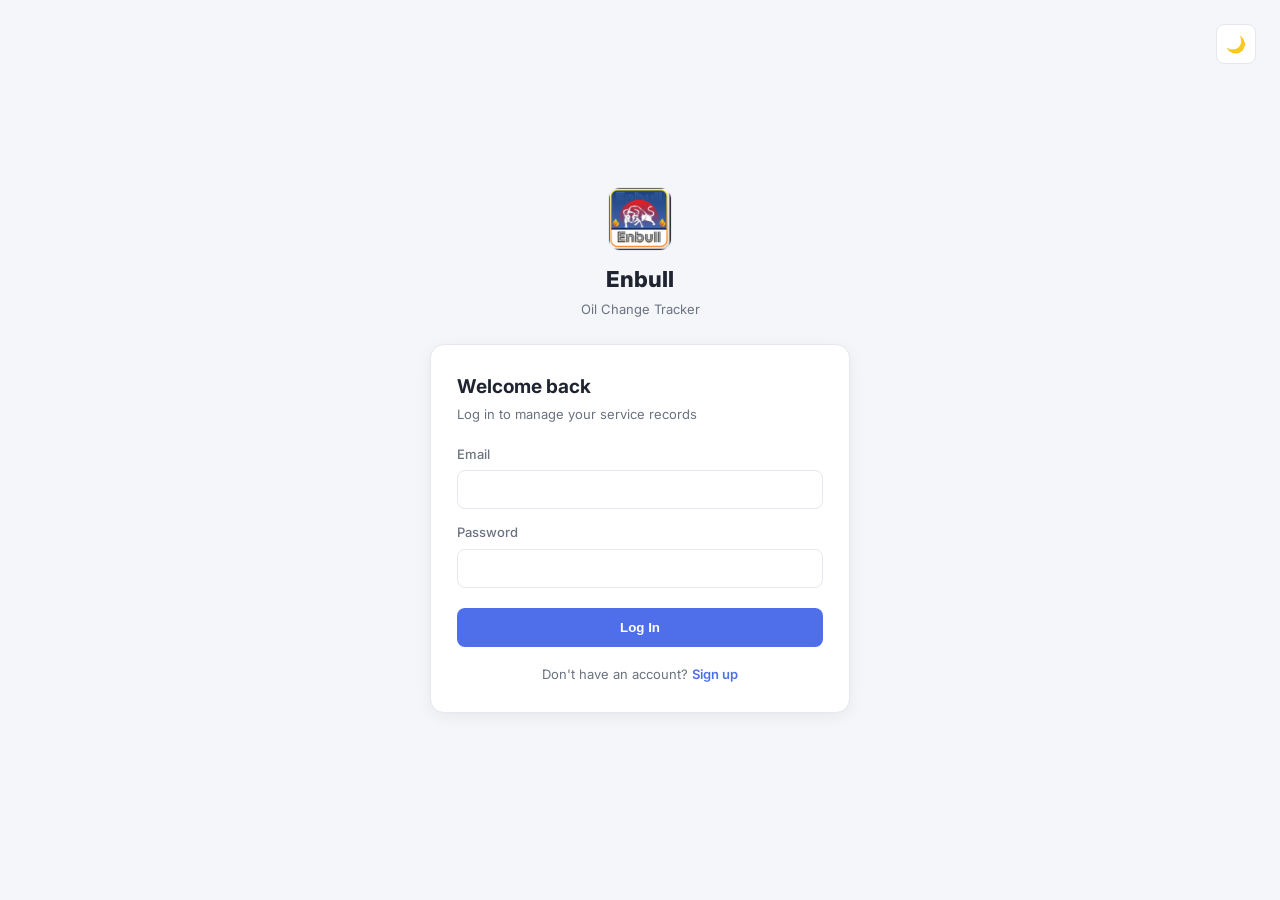
<file: index.html>
<!DOCTYPE html>
<html lang="en">
<head>
<link rel="icon" type="image/png" href="logo.png">
<meta charset="UTF-8">
<meta name="viewport" content="width=device-width, initial-scale=1.0">
<title>Enbull Oil Change Tracker</title>
<link rel="preconnect" href="https://fonts.googleapis.com">
<link rel="preconnect" href="https://fonts.gstatic.com" crossorigin>
<link href="https://fonts.googleapis.com/css2?family=Inter:wght@400;500;600;700;800&display=swap" rel="stylesheet">
<link rel="stylesheet" href="style.css">
</head>
<body>

<header class="site-header">
  <div class="brand">
    <img src="logo.png" alt="Enbull Lubricants" class="brand-logo-img">
    <div>
      <h1>Enbull</h1>
      <p class="brand-sub">Oil Change Tracker</p>
    </div>
  </div>
  <div class="header-actions">
  <button id="themeToggleBtn" class="icon-btn" aria-label="Toggle dark mode">🌙</button>
  <button id="loadSampleBtn" class="btn-primary">Load sample data</button>
  <div class="user-chip">
    <span id="userNameLabel">User</span>
    <button id="logoutBtn" class="btn-secondary">Log out</button>
  </div>
</div>
</header>

<section id="dashboard">
  <div class="stat-card">
    <div class="stat-head">
      <h3>Total Customers</h3>
      <span class="icon-chip chip-blue">📋</span>
    </div>
    <p id="totalCustomers">0</p>
  </div>
  <div class="stat-card due">
    <div class="stat-head">
      <h3>Due Soon</h3>
      <span class="icon-chip chip-amber">⏳</span>
    </div>
    <p id="dueSoonCount">0</p>
  </div>
  <div class="stat-card overdue">
    <div class="stat-head">
      <h3>Overdue</h3>
      <span class="icon-chip chip-red">⚠️</span>
    </div>
    <p id="overdueCount">0</p>
  </div>
</section>

<section id="formSection">
  <h2 id="formTitle">Add Customer & Oil Change Record</h2>
  <form id="recordForm">
    <input type="hidden" id="recordId">

    <label>Customer Name</label>
    <input type="text" id="customerName" required>

    <label>Phone Number</label>
    <input type="text" id="phone" required>

    <label>Bike Model</label>
    <input type="text" id="bikeModel" required>

    <label>Current Mileage (km)</label>
    <input type="number" id="currentMileage" required>

    <label>Enbull Oil Product</label>
    <select id="oilProduct" required>
      <option value="">-- Select --</option>
      <option value="Enbull Standard">Enbull Standard (3000km / 3mo)</option>
      <option value="Enbull Synthetic">Enbull Synthetic (5000km / 6mo)</option>
      <option value="Enbull Premium">Enbull Premium (7000km / 8mo)</option>
    </select>

    <label>Oil Change Date</label>
    <input type="date" id="lastChangeDate" required>

    <label>Mileage at Oil Change (km)</label>
    <input type="number" id="lastChangeMileage" required>

    <button type="submit" id="submitBtn">Add Record</button>
    <button type="button" id="cancelEditBtn" style="display:none;">Cancel</button>
  </form>
</section>

<section id="searchSection">
  <div class="toolbar">
    <input type="text" id="searchInput" placeholder="Search by name or phone...">
    <div class="filter-bar">
      <button class="filter-btn active" data-filter="All">All</button>
      <button class="filter-btn" data-filter="Safe">Safe</button>
      <button class="filter-btn" data-filter="Due Soon">Due Soon</button>
      <button class="filter-btn" data-filter="Overdue">Overdue</button>
    </div>
    <button id="exportCsvBtn" class="btn-secondary">Export CSV</button>
  </div>
</section>

<section id="recordsSection">
  <table id="recordsTable">
    <thead>
      <tr>
        <th data-key="customerName">Customer <span class="sort-indicator"></span></th>
        <th data-key="phone">Phone <span class="sort-indicator"></span></th>
        <th data-key="bikeModel">Bike <span class="sort-indicator"></span></th>
        <th data-key="oilProduct">Oil Product <span class="sort-indicator"></span></th>
        <th data-key="lastChangeDate">Last Change <span class="sort-indicator"></span></th>
        <th data-key="nextDueMileage">Next Due (km) <span class="sort-indicator"></span></th>
        <th data-key="nextDueDate">Next Due (date) <span class="sort-indicator"></span></th>
        <th data-key="status">Status <span class="sort-indicator"></span></th>
        <th>Actions</th>
      </tr>
    </thead>
    <tbody id="recordsBody">
      <!-- rows injected by JS -->
    </tbody>
  </table>
</section>

<div id="toastContainer" class="toast-container"></div>

<script type="module" src="app.js"></script>
</body>
</html>
</file>
<file: style.css>
:root {
  --bg: #f4f6fa;
  --panel: #ffffff;
  --border: #e5e8ee;
  --text: #1f2430;
  --text-muted: #6b7280;
  --accent: #4f6fea;
  --accent-dark: #3d58c9;
  --accent-light: #eef1fe;
  --danger: #dc3545;
  --safe: #16a34a;
  --due: #d97706;
  --overdue: #dc2626;
  --font-body: "Inter", sans-serif;
}

* { box-sizing: border-box; }

body {
  margin: 0;
  background: var(--bg);
  color: var(--text);
  font-family: var(--font-body);
  line-height: 1.5;
}

/* ---------- Header ---------- */
.site-header {
  display: flex;
  align-items: center;
  justify-content: space-between;
  gap: 16px;
  padding: 20px 28px;
  background: var(--panel);
  border-bottom: 1px solid var(--border);
}

.brand { display: flex; align-items: center; gap: 14px; }

.brand-logo {
  width: 44px;
  height: 44px;
  display: flex;
  align-items: center;
  justify-content: center;
  font-size: 22px;
  background: var(--accent-light);
  border: 1px solid var(--border);
  border-radius: 10px;
}

.site-header h1 {
  font-weight: 800;
  font-size: 20px;
  margin: 0;
  color: var(--text);
}

.brand-sub {
  margin: 0;
  font-size: 13px;
  color: var(--text-muted);
}

.btn-primary {
  padding: 10px 18px;
  background: var(--accent);
  border: none;
  color: #fff;
  font-weight: 600;
  border-radius: 8px;
  cursor: pointer;
  transition: background 0.15s ease;
}
.btn-primary:hover { background: var(--accent-dark); }

.btn-secondary {
  padding: 10px 18px;
  background: var(--panel);
  border: 1px solid var(--border);
  color: var(--text);
  font-weight: 600;
  border-radius: 8px;
  cursor: pointer;
  transition: border-color 0.15s ease, color 0.15s ease;
}
.btn-secondary:hover { border-color: var(--accent); color: var(--accent); }

/* ---------- Layout sections ---------- */
#dashboard { display: flex; gap: 16px; padding: 24px 28px 0; flex-wrap: wrap; }

#formSection, #searchSection, #recordsSection {
  background: var(--panel);
  margin: 20px 28px;
  padding: 22px 24px;
  border-radius: 12px;
  border: 1px solid var(--border);
  box-shadow: 0 1px 2px rgba(16, 24, 40, 0.04);
}

/* ---------- Stat cards ---------- */
.stat-card {
  flex: 1;
  min-width: 200px;
  background: var(--panel);
  border: 1px solid var(--border);
  border-radius: 12px;
  padding: 18px 20px;
  box-shadow: 0 1px 2px rgba(16, 24, 40, 0.04);
}

.stat-head {
  display: flex;
  align-items: flex-start;
  justify-content: space-between;
  margin-bottom: 10px;
}

.stat-card h3 {
  margin: 0;
  font-size: 13px;
  font-weight: 500;
  color: var(--text-muted);
}

.stat-card p {
  margin: 0;
  font-size: 30px;
  font-weight: 800;
  color: var(--text);
}

.icon-chip {
  width: 34px;
  height: 34px;
  display: flex;
  align-items: center;
  justify-content: center;
  border-radius: 8px;
  font-size: 15px;
}
.chip-blue { background: var(--accent-light); }
.chip-amber { background: #fef3e2; }
.chip-red { background: #fde8e8; }

/* ---------- Form ---------- */
#formSection h2 {
  font-weight: 700;
  font-size: 18px;
  margin: 0 0 20px 0;
}

form { display: grid; grid-template-columns: 1fr 1fr; gap: 14px 24px; }

label {
  font-size: 13px;
  font-weight: 500;
  color: var(--text-muted);
  margin-bottom: 6px;
  display: block;
}

input, select {
  width: 100%;
  padding: 10px 12px;
  background: var(--panel);
  border: 1px solid var(--border);
  border-radius: 8px;
  color: var(--text);
  font-family: var(--font-body);
  font-size: 14px;
}

input:focus, select:focus {
  outline: none;
  border-color: var(--accent);
  box-shadow: 0 0 0 3px rgba(79, 111, 234, 0.15);
}

button[type="submit"], #submitBtn {
  grid-column: 1 / -1;
  padding: 12px 20px;
  background: var(--accent);
  border: none;
  color: #fff;
  font-weight: 600;
  border-radius: 8px;
  cursor: pointer;
  transition: background 0.15s ease;
}
button[type="submit"]:hover { background: var(--accent-dark); }

#cancelEditBtn {
  grid-column: 1 / -1;
  padding: 10px 20px;
  background: var(--panel);
  border: 1px solid var(--border);
  color: var(--text-muted);
  border-radius: 8px;
  cursor: pointer;
}

/* ---------- Toolbar (search + filters + export) ---------- */
.toolbar { display: flex; flex-wrap: wrap; align-items: center; gap: 12px; }
.toolbar #searchInput { flex: 1; min-width: 220px; }

#searchInput {
  padding: 12px;
  background: var(--panel);
  border: 1px solid var(--border);
  border-radius: 8px;
  color: var(--text);
  font-family: var(--font-body);
}
#searchInput:focus { outline: none; border-color: var(--accent); }

.filter-bar { display: flex; gap: 6px; }

.filter-btn {
  padding: 8px 14px;
  background: var(--panel);
  border: 1px solid var(--border);
  color: var(--text-muted);
  border-radius: 8px;
  font-size: 13px;
  font-weight: 500;
  cursor: pointer;
  transition: border-color 0.15s ease, color 0.15s ease;
}
.filter-btn:hover { border-color: var(--accent); color: var(--accent); }
.filter-btn.active { background: var(--accent); border-color: var(--accent); color: #fff; }

/* ---------- Records table ---------- */
#recordsSection { overflow-x: auto; }

table { width: 100%; min-width: 760px; border-collapse: collapse; }

th {
  text-align: left;
  padding: 10px 12px;
  font-size: 12px;
  font-weight: 600;
  color: var(--text-muted);
  border-bottom: 1px solid var(--border);
  cursor: pointer;
  user-select: none;
}
th[data-key]:hover { color: var(--accent); }

.sort-indicator { font-size: 10px; margin-left: 4px; color: var(--accent); }

td { padding: 12px; border-bottom: 1px solid var(--border); font-size: 14px; }
tbody tr:hover { background: #fafbfe; }

/* ---------- Empty state ---------- */
.empty-box {
  text-align: center;
  padding: 48px 20px;
  border: 1.5px dashed var(--border);
  border-radius: 10px;
  margin: 4px 0;
}
.empty-icon {
  width: 56px; height: 56px;
  margin: 0 auto 16px;
  display: flex; align-items: center; justify-content: center;
  background: var(--bg);
  border-radius: 50%;
  font-size: 24px;
}
.empty-title { font-weight: 700; font-size: 16px; margin: 0 0 6px 0; }
.empty-sub { color: var(--text-muted); font-size: 14px; margin: 0; }

/* Status tags */
.badge {
  display: inline-block;
  padding: 4px 10px;
  border-radius: 6px;
  font-size: 12px;
  font-weight: 600;
  border: 1px solid;
}
.badge.Safe { color: var(--safe); border-color: var(--safe); background: #ecfdf3; }
.badge.Due-Soon { color: var(--due); border-color: var(--due); background: #fef3e2; }
.badge.Overdue { color: var(--overdue); border-color: var(--overdue); background: #fde8e8; }

.action-btn {
  padding: 6px 12px;
  margin-right: 6px;
  font-size: 12px;
  font-weight: 600;
  border-radius: 6px;
  cursor: pointer;
  border: 1px solid var(--border);
  background: var(--panel);
  color: var(--text-muted);
  transition: border-color 0.15s ease, color 0.15s ease;
}
.edit-btn:hover, .print-btn:hover { border-color: var(--accent); color: var(--accent); }
.delete-btn:hover { border-color: var(--overdue); color: var(--overdue); }

/* ---------- Toasts ---------- */
.toast-container {
  position: fixed; bottom: 24px; right: 24px;
  display: flex; flex-direction: column; gap: 10px; z-index: 999;
}
.toast {
  padding: 12px 18px;
  border-radius: 8px;
  font-size: 14px;
  font-weight: 500;
  background: var(--accent);
  color: #fff;
  opacity: 0;
  transform: translateY(10px);
  transition: opacity 0.2s ease, transform 0.2s ease;
  box-shadow: 0 4px 14px rgba(16, 24, 40, 0.15);
}
.toast.show { opacity: 1; transform: translateY(0); }
.toast.success { background: var(--safe); }
.toast.error { background: var(--overdue); }

@media (max-width: 720px) {
  .site-header { flex-direction: column; align-items: flex-start; }
  form { grid-template-columns: 1fr; }
  #dashboard { flex-direction: column; }
  .toolbar { flex-direction: column; align-items: stretch; }
}
/* ---------- Auth pages ---------- */
.auth-body {
  background: var(--bg);
  min-height: 100vh;
  display: flex;
  align-items: center;
  justify-content: center;
  padding: 40px 20px;
}

.auth-wrapper { width: 100%; max-width: 420px; }

.auth-brand { text-align: center; margin-bottom: 24px; }
.auth-brand .brand-logo { margin: 0 auto 12px; }
.auth-brand h1 { font-weight: 800; font-size: 22px; margin: 0; }
.auth-brand .brand-sub { margin: 4px 0 0 0; }

.auth-card {
  background: var(--panel);
  border: 1px solid var(--border);
  border-radius: 14px;
  padding: 28px 26px;
  box-shadow: 0 4px 16px rgba(16,24,40,0.06);
}

.auth-card h2 { margin: 0 0 4px 0; font-size: 19px; font-weight: 700; }
.auth-subtitle { margin: 0 0 20px 0; color: var(--text-muted); font-size: 13px; }
.auth-card form { display: block; }
.auth-card label { margin-top: 14px; }
.auth-card label:first-of-type { margin-top: 0; }
.auth-submit { width: 100%; margin-top: 20px; }

.auth-switch { text-align: center; margin: 18px 0 0 0; font-size: 13px; color: var(--text-muted); }
.auth-switch a { color: var(--accent); font-weight: 600; text-decoration: none; }

/* ---------- Header user chip ---------- */
.header-actions { display: flex; align-items: center; gap: 14px; }
.user-chip {
  display: flex;
  align-items: center;
  gap: 10px;
  padding-left: 14px;
  border-left: 1px solid var(--border);
}
.user-chip span { font-size: 13px; font-weight: 600; color: var(--text); }

@media (max-width: 720px) {
  .header-actions { flex-direction: column; align-items: flex-start; width: 100%; gap: 10px; }
  .user-chip { border-left: none; padding-left: 0; border-top: 1px solid var(--border); padding-top: 10px; width: 100%; justify-content: space-between; }
}
/* ---------- Dark theme ---------- */
html[data-theme="dark"] {
  --bg: #12151b;
  --panel: #1b1f27;
  --border: #2b3140;
  --text: #e7e9ee;
  --text-muted: #99a1ad;
  --accent: #7c93f5;
  --accent-dark: #6178e0;
  --accent-light: #232a42;
  --safe: #34c77b;
  --due: #f0a63c;
  --overdue: #f0574a;
}

html[data-theme="dark"] .stat-card p,
html[data-theme="dark"] .site-header h1 {
  color: var(--text);
}

html[data-theme="dark"] tbody tr:hover {
  background: #1f2530;
}

html[data-theme="dark"] .badge.Safe { background: rgba(52, 199, 123, 0.12); }
html[data-theme="dark"] .badge.Due-Soon { background: rgba(240, 166, 60, 0.12); }
html[data-theme="dark"] .badge.Overdue { background: rgba(240, 87, 74, 0.12); }

body, .stat-card, #formSection, #searchSection, #recordsSection, .auth-card {
  transition: background-color 0.2s ease, color 0.2s ease, border-color 0.2s ease;
}

/* ---------- Theme toggle button ---------- */
.icon-btn {
  width: 40px;
  height: 40px;
  display: flex;
  align-items: center;
  justify-content: center;
  background: var(--panel);
  border: 1px solid var(--border);
  border-radius: 8px;
  font-size: 16px;
  cursor: pointer;
  transition: border-color 0.15s ease;
}
.icon-btn:hover { border-color: var(--accent); }

.auth-theme-btn {
  position: absolute;
  top: 24px;
  right: 24px;
}

.auth-body { position: relative; }

.brand-logo-img {
  width: 44px;
  height: 44px;
  border-radius: 10px;
  object-fit: cover;
  border: 1px solid var(--border);
  display: block;
}

.auth-brand .brand-logo-img {
  width: 64px;
  height: 64px;
  margin: 0 auto 12px;
  border-radius: 12px;
}
</file>
